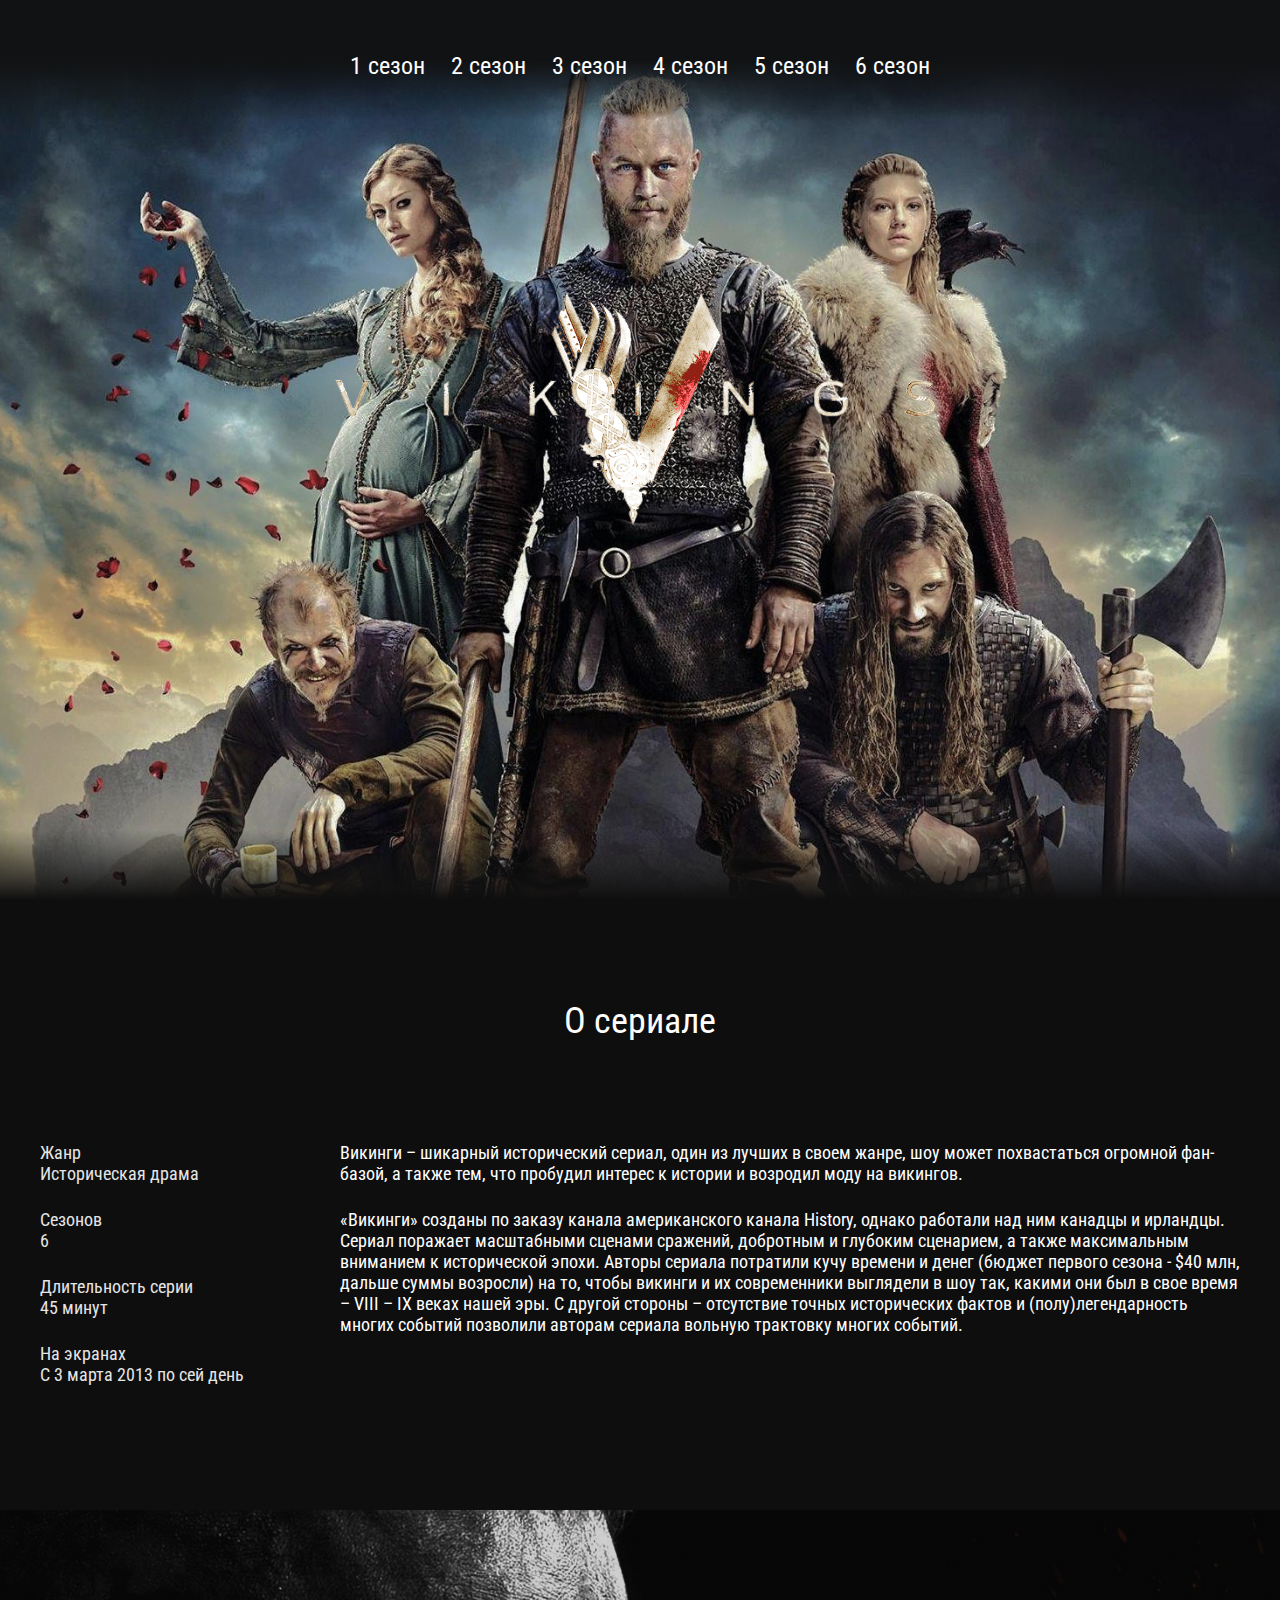
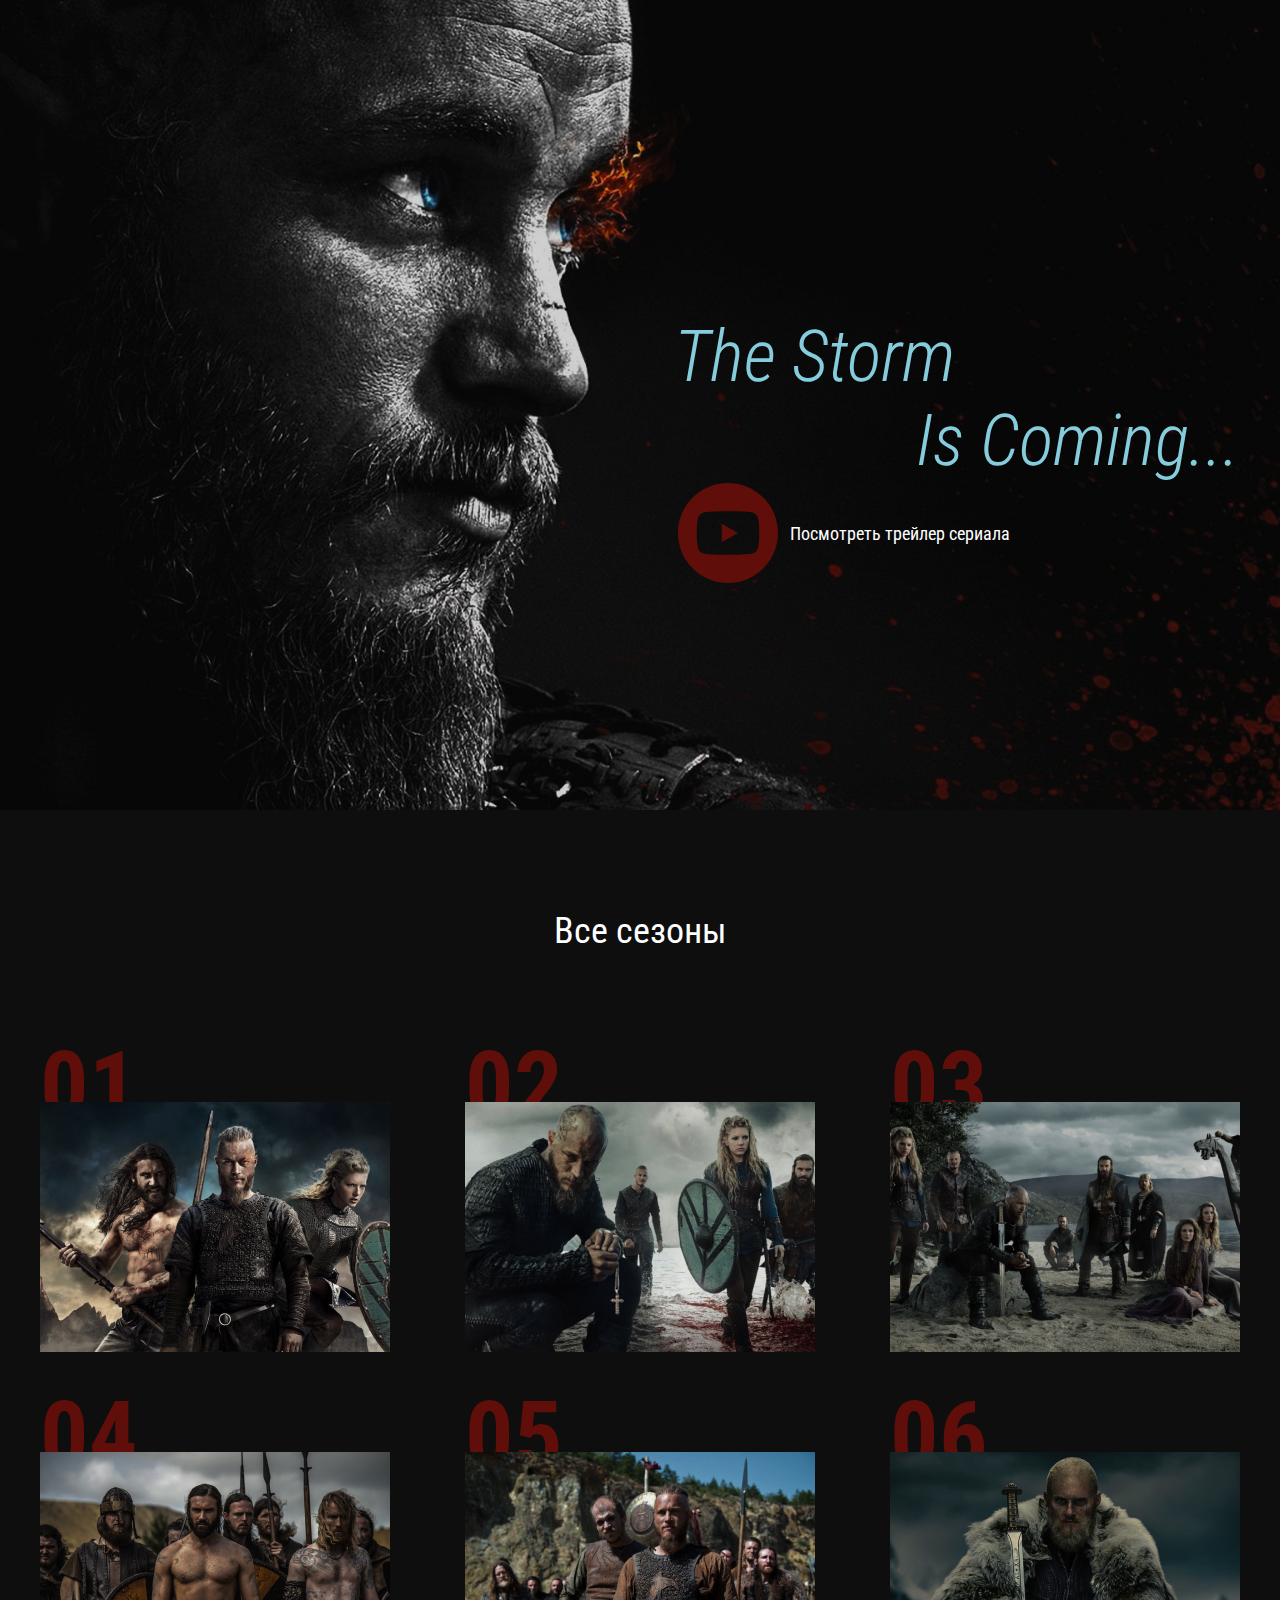
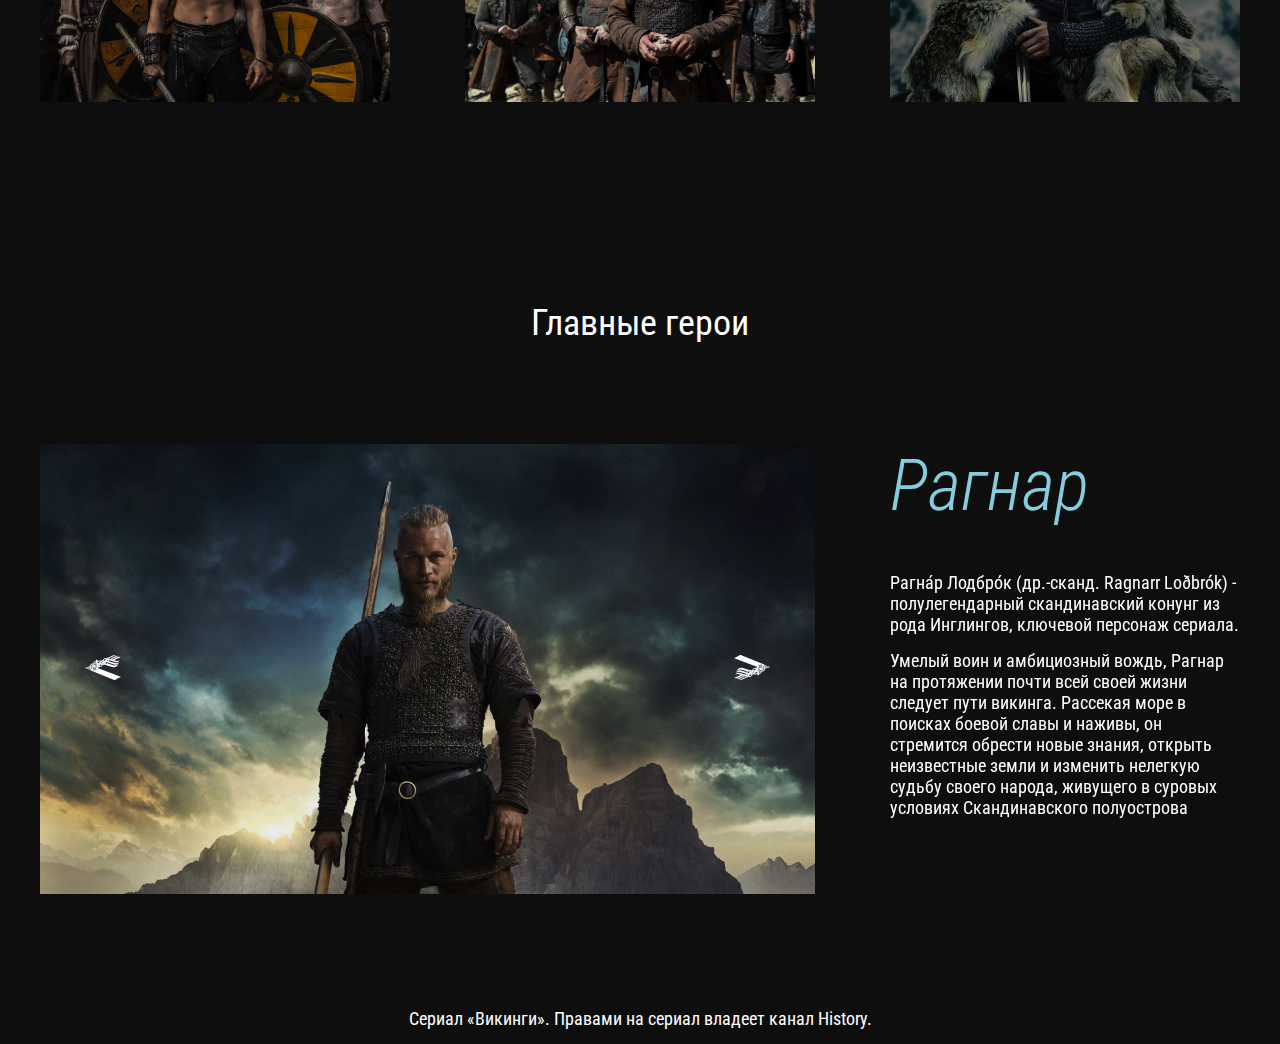
<file: index.html>
<!DOCTYPE html>
<html lang="en">
<head>
  <meta charset="UTF-8">
  <meta name="viewport" content="width=device-width, initial-scale=1.0">
  <meta http-equiv="X-UA-Compatible" content="ie=edge">
  <title>Document</title>
  <link rel="preconnect" href="https://fonts.googleapis.com">
<link rel="preconnect" href="https://fonts.gstatic.com" crossorigin>
<link href="https://fonts.googleapis.com/css2?family=Roboto+Condensed:ital,wght@0,100..900;1,100..900&display=swap" rel="stylesheet">
  <link rel="stylesheet" href="css/reset.css">
  <link rel="stylesheet" href="css/slick.css">
  <link rel="stylesheet" href="css/jquery.fancybox.css">
  <link rel="stylesheet" href="css/style.css">
</head>
<body>
  
   <header class="header">
    <nav class="menu">
      <button class="menu__btn"></button>
      <ul class="menu__list">
        <li class="menu__list-item">
          <a class="menu__list-link" href="#">1 сезон</a>
        </li>
        <li class="menu__list-item">
          <a class="menu__list-link" href="#">2 сезон</a>
        </li>
        <li class="menu__list-item">
          <a class="menu__list-link" href="#">3 сезон</a>
        </li>
        <li class="menu__list-item">
          <a class="menu__list-link" href="#">4 сезон</a>
        </li>
        <li class="menu__list-item">
          <a class="menu__list-link" href="#">5 сезон</a>
        </li>
        <li class="menu__list-item">
          <a class="menu__list-link" href="#">6 сезон</a>
        </li>
      </ul>
    </nav>
    <div class="logo">
      <img src="images/logo.png" alt="логотип" class="logo__img">
    </div>
  </header>

 <section class="about section-page">
    <div class="container">
      <h3 class="title">
        О сериале
      </h3>
      <div class="about__inner">
        <ul class="about__info">
          <li class="about__info-item">
            Жанр
            <span>Историческая драма</span>
          </li>
          <li class="about__info-item">
            Сезонов
            <span>6</span>
          </li>
          <li class="about__info-item">
            Длительность серии
            <span>45 минут</span>
          </li>
          <li class="about__info-item">
            На экранах
            <span>С 3 марта 2013 по сей день</span>
          </li>
        </ul>

        <div class="about__text">
          <p>
            Викинги – шикарный исторический сериал, один из лучших в своем жанре, шоу может похвастаться огромной фан-базой, а также тем, что пробудил интерес к истории и возродил моду на викингов.
          </p>
          <p>
            «Викинги» созданы по заказу канала американского канала History, однако работали над ним канадцы и ирландцы. Сериал поражает масштабными сценами сражений, добротным и глубоким сценарием, а также максимальным вниманием к исторической эпохи. Авторы сериала потратили кучу времени и денег (бюджет первого сезона - $40 млн, дальше суммы возросли) на то, чтобы викинги и их современники выглядели в шоу так, какими они был в свое время – VIII – IX веках нашей эры. С другой стороны – отсутствие точных исторических фактов и (полу)легендарность многих событий позволили авторам сериала вольную трактовку многих событий.
          </p>
        </div>
      </div>
    </div>
  </section> 

   <section class="video">
    <div class="container">
      <h3 class="video__title">
        <span>The Storm </span>
        Is Coming...
      </h3>
      <a class="video__btn" data-fancybox href="https://youtu.be/7JvLMy4o51M?si=TmAzDWTbc7fK9wMA">Посмотреть трейлер сериала</a>
    </div>
  </section>

   <section class="seasons section-page">
    <div class="container">
      <h3 class="title">
        Все сезоны
      </h3>
      <ol class="seasons__inner">
        <li class="seasons__item" style="background-image: url(images/slider-1.jpg);">
          <a href="season-1.html" class="seasons__link">Смотреть</a>
        </li>
        <li class="seasons__item" style="background-image: url(images/slider-2.jpg);">
          <a href="#" class="seasons__link" >Смотреть</a>
        </li>
        <li class="seasons__item" style="background-image: url(images/slider-3.jpg);">
          <a href="#" class="seasons__link">Смотреть</a>
        </li>
        <li class="seasons__item" style="background-image: url(images/slider-4.jpg);">
          <a href="#" class="seasons__link">Смотреть</a>
        </li>
        <li class="seasons__item" style="background-image: url(images/slider-5.jpg);">
          <a href="#" class="seasons__link">Смотреть</a>
        </li>
        <li class="seasons__item" style="background-image: url(images/slider-6.jpg);">
          <a href="#" class="seasons__link">Смотреть</a>
        </li>
      </ol>
    </div>
  </section> 
  
  <section class="heroes section-page">
    <div class="container">
      <h3 class="title">
        Главные герои
      </h3>
      <div class="heroes__inner">
        <div class="heroes__slider-img">
          <img src="images/hero-1.jpg" alt="" class="heroes__img">
          <img src="images/hero-1.jpg" alt="" class="heroes__img">
          <img src="images/hero-1.jpg" alt="" class="heroes__img">
        </div>
        <div class="heroes__slider-text">
          <div class="heroes__text">
            <h4 class="heroes__name">Рагнар</h4>
            <p>
              Рагна́р Лодбро́к (др.-сканд. Ragnarr Loðbrók) - полулегендарный скандинавский конунг из рода Инглингов, ключевой персонаж сериала.
            </p>
            <p>
              Умелый воин и амбициозный вождь, Рагнар на протяжении почти всей своей жизни следует пути викинга. Рассекая море в поисках боевой славы и наживы, он стремится обрести новые знания, открыть неизвестные земли и изменить нелегкую судьбу своего народа, живущего в суровых условиях Скандинавского полуострова
            </p>
          </div>
          <div class="heroes__text">
            <h4 class="heroes__name">Рагнар 2</h4>
            <p>
              Рагна́р Лодбро́к (др.-сканд. Ragnarr Loðbrók) - полулегендарный скандинавский конунг из рода Инглингов, ключевой персонаж сериала.
            </p>
            <p>
              Умелый воин и амбициозный вождь, Рагнар на протяжении почти всей своей жизни следует пути викинга. Рассекая море в поисках боевой славы и наживы, он стремится обрести новые знания, открыть неизвестные земли и изменить нелегкую судьбу своего народа, живущего в суровых условиях Скандинавского полуострова
            </p>
          </div>
          <div class="heroes__text">
            <h4 class="heroes__name">Рагнар 3</h4>
            <p>
              Рагна́р Лодбро́к (др.-сканд. Ragnarr Loðbrók) - полулегендарный скандинавский конунг из рода Инглингов, ключевой персонаж сериала.
            </p>
            <p>
              Умелый воин и амбициозный вождь, Рагнар на протяжении почти всей своей жизни следует пути викинга. Рассекая море в поисках боевой славы и наживы, он стремится обрести новые знания, открыть неизвестные земли и изменить нелегкую судьбу своего народа, живущего в суровых условиях Скандинавского полуострова
            </p>
          </div>
        </div>
      </div>
    </div>
  </section>

  <footer class="footer">
    <div class="container">
    <p class="copy">
      Сериал «Викинги». Правами на сериал владеет канал History.
    </p>
    </div>
  </footer> 

  <script src="https://ajax.googleapis.com/ajax/libs/jquery/3.4.1/jquery.min.js"></script>
  <script src="js/slick.min.js"></script>
  <script src="js/jquery.fancybox.min.js"></script>
  <script src="js/main.js"></script>
</body>
</html>
</file>
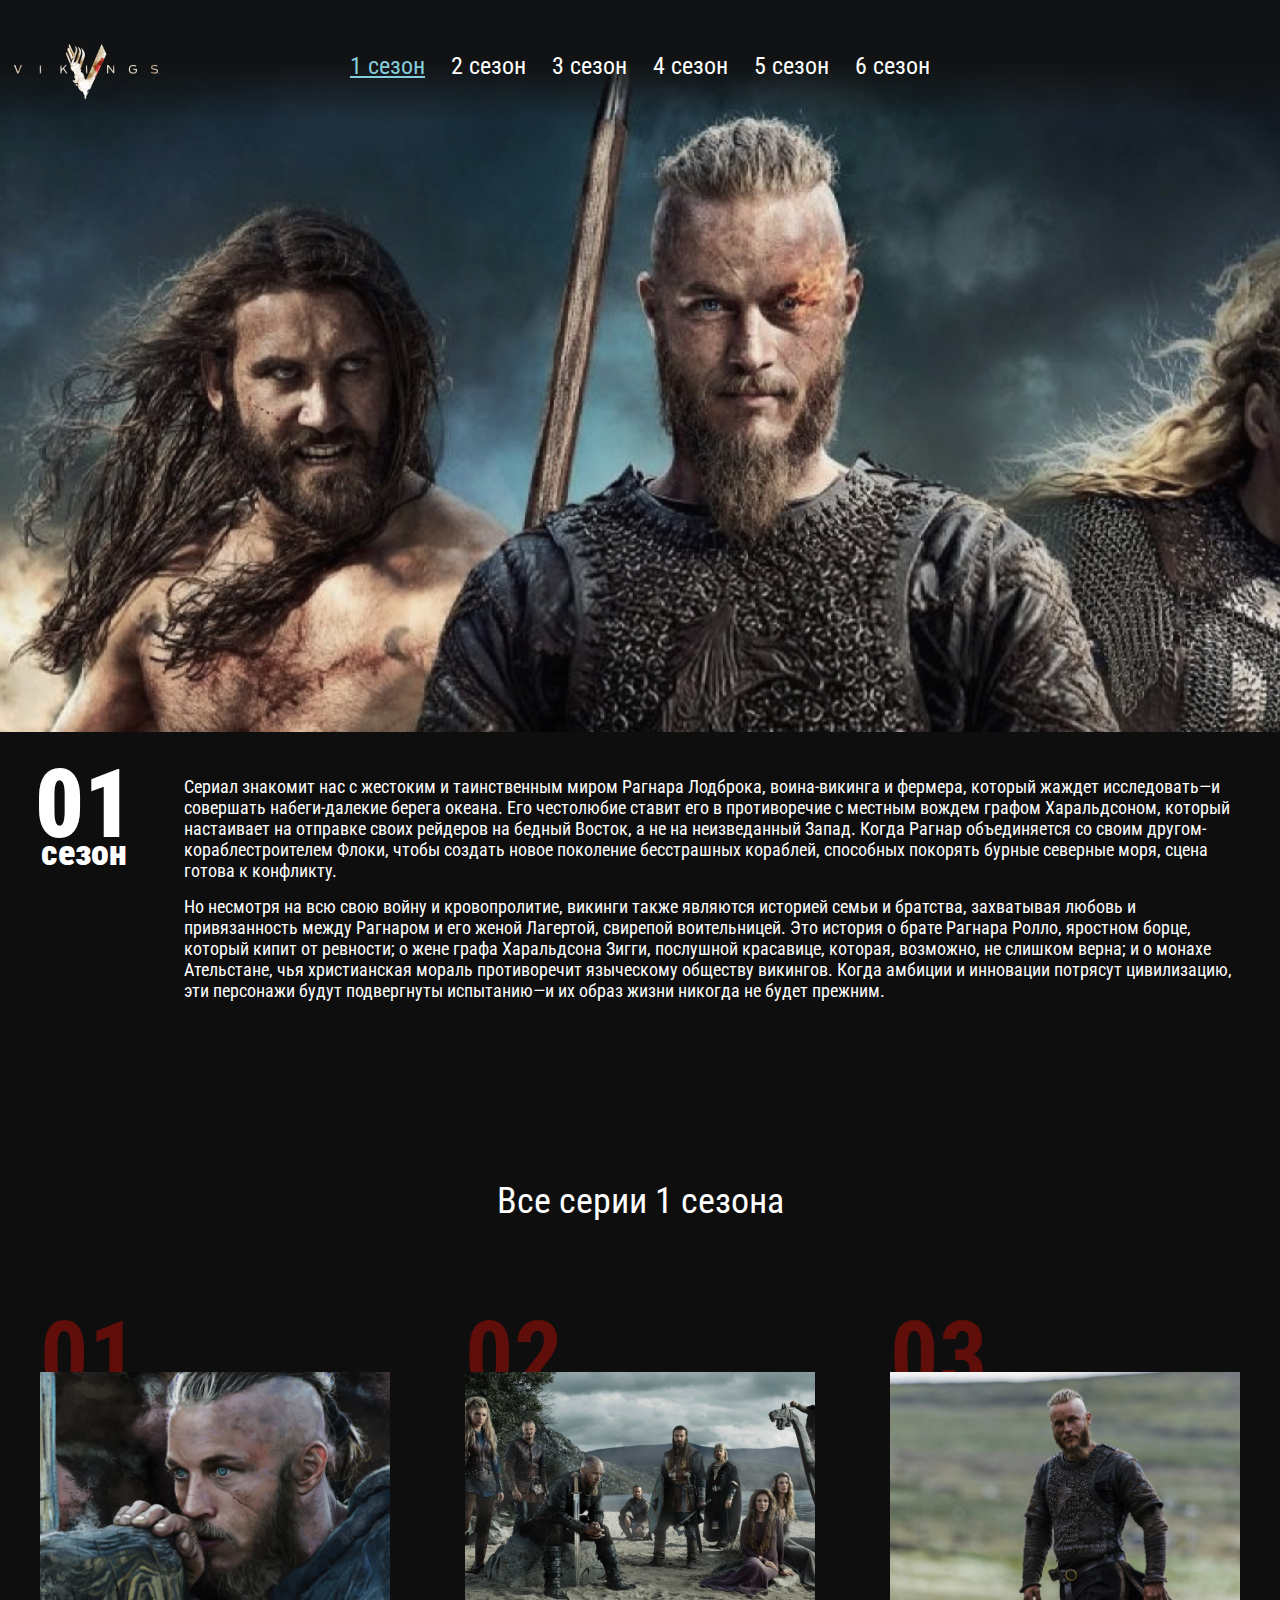
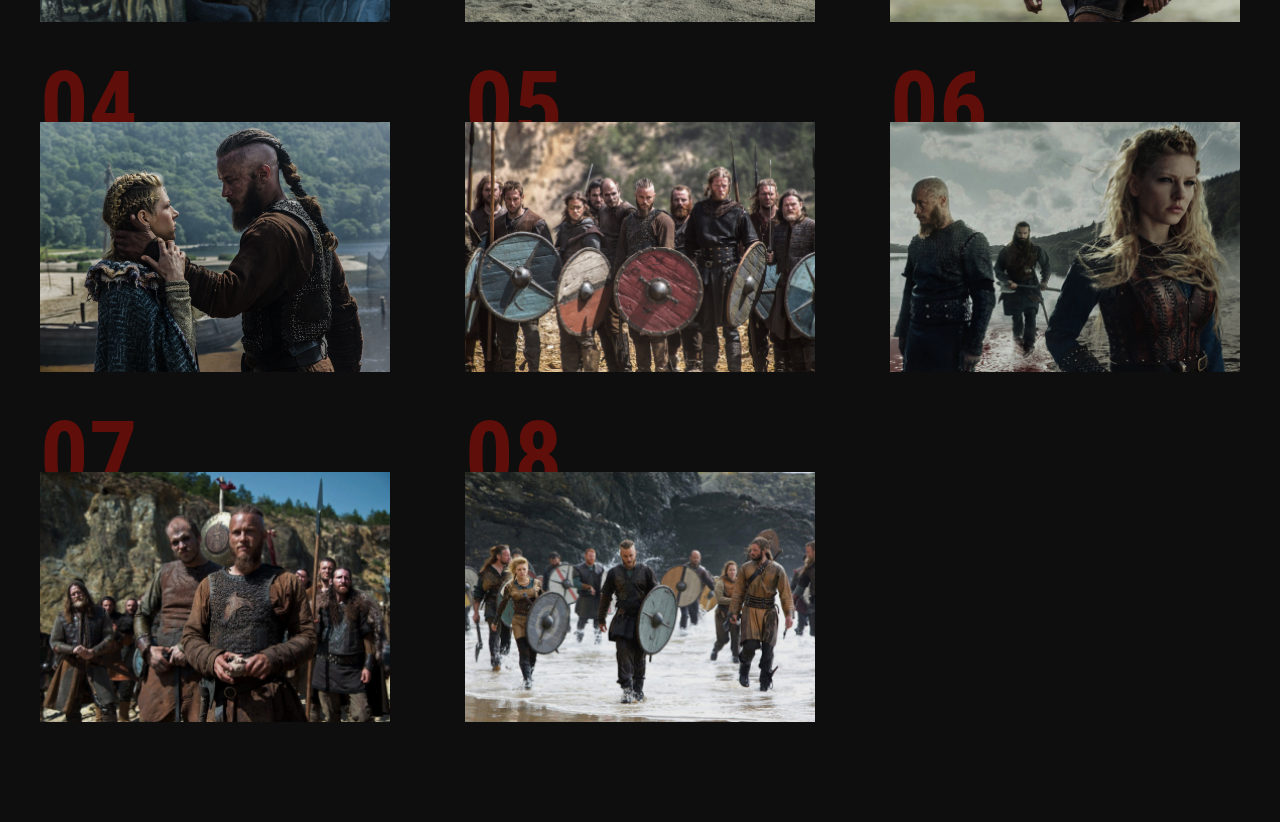
<file: season-1.html>
<!DOCTYPE html>
<html lang="en">
  <head>
    <meta charset="UTF-8" />
    <meta name="viewport" content="width=device-width, initial-scale=1.0" />
    <meta http-equiv="X-UA-Compatible" content="ie=edge" />
    <title>Document</title>
    <link rel="preconnect" href="https://fonts.googleapis.com" />
    <link rel="preconnect" href="https://fonts.gstatic.com" crossorigin />
    <link
      href="https://fonts.googleapis.com/css2?family=Roboto+Condensed:ital,wght@0,100..900;1,100..900&display=swap"
      rel="stylesheet"
    />
    <link rel="stylesheet" href="css/reset.css" />
    <link rel="stylesheet" href="css/jquery.fancybox.css" />
    <link rel="stylesheet" href="css/style.css" />
  </head>
  <body>
    <header class="page-header">
      <nav class="menu">
        <button class="menu__btn"></button>
        <div class="menu__container">
          <a href="#" class="page-logo">
            <img src="images/page-logo.png" alt="" />
          </a>
          <ul class="menu__list">
            <li class="menu__list-item">
              <a class="menu__list-link menu__list-link--active" href="index.html" >
                1 сезон
                </a>
            </li>
            <li class="menu__list-item">
              <a class="menu__list-link" href="#">2 сезон</a>
            </li>
            <li class="menu__list-item">
              <a class="menu__list-link" href="#">3 сезон</a>
            </li>
            <li class="menu__list-item">
              <a class="menu__list-link" href="#">4 сезон</a>
            </li>
            <li class="menu__list-item">
              <a class="menu__list-link" href="#">5 сезон</a>
            </li>
            <li class="menu__list-item">
              <a class="menu__list-link" href="#">6 сезон</a>
            </li>
          </ul>
        </div>
      </nav>
      <div class="season-info">
        <div class="season-info__num">
          01
          <span>сезон</span>
        </div>
        <div class="season-info__text">
          <p>
            Сериал знакомит нас с жестоким и таинственным миром Рагнара
            Лодброка, воина-викинга и фермера, который жаждет исследовать—и
            совершать набеги-далекие берега океана. Его честолюбие ставит его в
            противоречие с местным вождем графом Харальдсоном, который
            настаивает на отправке своих рейдеров на бедный Восток, а не на
            неизведанный Запад. Когда Рагнар объединяется со своим
            другом-кораблестроителем Флоки, чтобы создать новое поколение
            бесстрашных кораблей, способных покорять бурные северные моря, сцена
            готова к конфликту.
          </p>
          <p>
            Но несмотря на всю свою войну и кровопролитие, викинги также
            являются историей семьи и братства, захватывая любовь и
            привязанность между Рагнаром и его женой Лагертой, свирепой
            воительницей. Это история о брате Рагнара Ролло, яростном борце,
            который кипит от ревности; о жене графа Харальдсона Зигги, послушной
            красавице, которая, возможно, не слишком верна; и о монахе
            Ательстане, чья христианская мораль противоречит языческому обществу
            викингов. Когда амбиции и инновации потрясут цивилизацию, эти
            персонажи будут подвергнуты испытанию—и их образ жизни никогда не
            будет прежним.
          </p>
        </div>
      </div>
    </header>

    <section class="seasons section-page">
      <div class="container">
        <h3 class="title">Все серии 1 сезона</h3>
        <ol class="seasons__inner">
          <li
            class="seasons__item"
            style="background-image: url(images/season-1.jpg)"
          >
            <a
              data-fancybox="gallery"
              href="https://youtu.be/7JvLMy4o51M?si=TmAzDWTbc7fK9wMA"
              class="seasons__link"
              >Смотреть</a
            >
          </li>
          <li
            class="seasons__item"
            style="background-image: url(images/season-2.jpg)"
          >
            <a
              data-fancybox="gallery"
              href="https://youtu.be/7JvLMy4o51M?si=TmAzDWTbc7fK9wMA"
              class="seasons__link"
              >Смотреть</a
            >
          </li>
          <li
            class="seasons__item"
            style="background-image: url(images/season-3.jpg)"
          >
            <a
              data-fancybox="gallery"
              href="https://youtu.be/7JvLMy4o51M?si=TmAzDWTbc7fK9wMA"
              class="seasons__link"
              >Смотреть</a
            >
          </li>
          <li
            class="seasons__item"
            style="background-image: url(images/season-4.jpg)"
          >
            <a
              data-fancybox="gallery"
              href="https://youtu.be/7JvLMy4o51M?si=TmAzDWTbc7fK9wMA"
              class="seasons__link"
              >Смотреть</a
            >
          </li>
          <li
            class="seasons__item"
            style="background-image: url(images/season-5.jpg)"
          >
            <a
              data-fancybox="gallery"
              href="https://youtu.be/7JvLMy4o51M?si=TmAzDWTbc7fK9wMA"
              class="seasons__link"
              >Смотреть</a
            >
          </li>
          <li
            class="seasons__item"
            style="background-image: url(images/season-6.jpg)"
          >
            <a
              data-fancybox
              href="https://youtu.be/7JvLMy4o51M?si=TmAzDWTbc7fK9wMA"
              class="seasons__link"
              >Смотреть</a
            >
          </li>
          <li
            class="seasons__item"
            style="background-image: url(images/season-7.jpg)"
          >
            <a
              data-fancybox
              href="https://youtu.be/7JvLMy4o51M?si=TmAzDWTbc7fK9wMA"
              class="seasons__link"
              >Смотреть</a
            >
          </li>
          <li
            class="seasons__item"
            style="background-image: url(images/season-8.jpg)"
          >
            <a
              data-fancybox
              href="https://youtu.be/7JvLMy4o51M?si=TmAzDWTbc7fK9wMA"
              class="seasons__link"
              >Смотреть</a
            >
          </li>
        </ol>
      </div>
    </section>
  </body>
  <script src="https://ajax.googleapis.com/ajax/libs/jquery/3.4.1/jquery.min.js"></script>
  <script src="js/jquery.fancybox.min.js"></script>
  <script src="js/main.js"></script>
</html>
</file>
<file: css/style.css>
*,
*::after,
*::before{
    box-sizing: border-box;
}
body{
    background-color: #0E0E0E;
    color: #fff;
    font-size: 18px;
    line-height: 21px;
    font-weight: 400;
    font-family: "Roboto Condensed", sans-serif;
}
a{
    color: inherit;
    text-decoration: none;
}
ul{
    list-style: none;
}
.container{
    max-width: 1220px;
    margin: 0 auto;
    padding: 0 10px;
}
.section-page{
    padding: 100px 0;
}
.title{
    text-align: center;
    margin-bottom: 100px;
    font-size: 36px;
    line-height: 42px;
    font-weight: 400;
}



.header {
    background-image: url(../images/header-bg\ \(2\).jpg);
    height: 100vh;
    background-size: cover;
    background-repeat: no-repeat;
    background-position: center 50px;
    text-align: center;
    position: relative;
}
.header::after{
    content: '';
    position: absolute;
    height: 70px;
    bottom: 0;
    left: 0;
    width: 100%;
    background: linear-gradient(180deg, #0E0E0E 0%, rgba(17, 17, 17, 0.850295) 16.53%, rgba(32, 31, 33, 0) 100%);
    transform: rotate(180deg);
}
.menu{
    padding: 50px 0 58px;
    background: linear-gradient(180deg, #111213 0%, #111213 43.62%, rgba(32, 31, 33, 0) 86.33%);
}
.menu__btn{
    display: none;
}
.menu__list {
    display: flex;
    justify-content: center;
}
.menu__list-item {
    padding: 0 13px;
}
.menu__list-link {
    font-size: 36px;
    line-height: 42px;
}
.menu__list-link:hover,
.menu__list-link--active{
    color: #85CCDC;
    text-decoration: underline;
}
.logo{
    padding-top: 17vh;
}



.about__inner {
    display: flex;
}
.about__info {
    width: 375px;
    margin-right: 50px;
    flex: none;
}
.about__info-item {
    margin-bottom: 25px;
    color: #e5e5e5;
}
.about__info-item span{
    display: block;
}
.about__text p{
    margin-bottom: 25px;
}


.video {
    background-image: url(../images/video-bg.jpg);
    height: 100vh;
    background-size: cover;
    background-position: center center;
    background-repeat: no-repeat;
    text-align: right;
}
.video__title {
    font-style: italic;
    font-weight: 300;
    font-size: 72px;
    line-height: 84px;
    color: #85CCDC;
    padding-top: 45vh;
    margin-bottom: 40px;
}
.video__title span{
    display: block;
    padding-right: 285px;
}
.video__btn {
    padding-left: 112px;
    position: relative;
    margin-right: 230px;
}
.video__btn::before{
    content: '';
    position: absolute;
    height: 100px;
    width: 100px;
    left: 0;
    top: -40px;
    background-image: url(../images/youtube.svg);
}


.seasons__inner{
    display: grid;
    grid-template-columns: repeat(auto-fill, minmax(284px, 1fr));
    grid-gap: 100px 75px;
    counter-reset: counter;
    padding-top: 50px;
}
.seasons__item{
    height: 250px;
    background-repeat: no-repeat;
    background-position: center center;
    background-size: cover;
    list-style: none;
    position: relative;
    display: flex;
    justify-content: center;
    align-items: center;
}
.seasons__item:hover .seasons__link{
    opacity: 1;
    
}
.seasons__item:hover::after{
    content: '';
    position: absolute;
    top: 0;
    left: 0;
    right: 0;
    bottom: 0;
    background: rgba(14, 14, 14, 0.8);
}
.seasons__item::before{
    content: '0' counter(counter);
    counter-increment: counter;
    position: absolute;
    font-weight: bold;
    font-size: 96px;
    line-height: 112px;
    color: #600e09;
    left: 0;
    top: -72px;
    z-index: -1;
}

.seasons__link{
    font-size: 36px;
    line-height: 42px;
    padding: 12px 78px 11px;
    background-color: #0E0E0E;
    opacity: 0;
    transition: all .3s;
    z-index: 2;
}



.heroes__inner {
    display: flex;
    justify-content: space-between;
}
.heroes__slider-img {
    max-width: 775px;
}
.heroes__slider-text {
    max-width: 350px;
}
.heroes__text p{
  margin-bottom: 15px;
}
.heroes__name {
    font-style: italic;
    font-weight: 300;
    font-size: 72px;
    line-height: 84px;
    color: #85CCDC;
    margin-bottom: 44px;
}
.slick-btn {
    position: absolute;
    top: 50%;
    transform: translateY(-50%);
    background-color: transparent;
    border: none;
    z-index: 5;
    cursor: pointer;
    outline: none;
}
.slick-prev{
    left: 38px;
}
.slick-next{
    right: 38px;
}


.copy{
    padding: 14px 0 15px;
    text-align: center;
}


/* 1 сезон */
.page-header{
    background-image: url(../images/season-1.bg.jpg);
    background-size: cover;
    background-repeat: no-repeat;
    background-position: center center;
    height: 90vh;
    position: relative;
}

.menu__container{
    max-width: 1385px;
    margin: 0 auto;
    position: relative;
}
.page-logo{
    position: absolute;
    left: 0;
}
.season-info {
    position: absolute;
    max-width: 1385px;
    display: flex;
    padding: 44px 47px 64px 35px;
    background-color: #0E0E0E;
    bottom: 0;
    left: 0;
    right: 0;
    margin: 0 auto;
}
.season-info__num {
    font-weight: 900;
    font-size: 96px;
    line-height: 56px;
    text-align: center;
    margin-right: 51px;
}
.season-info__num span{
    display: block;
    font-size: 36px;
    line-height: 42px;
}
.season-info__text p{
    margin-bottom: 15px;
}
/* конец 1 сезона */


@media (max-width: 1420px){
    .page-logo{
        left: 10px;
        top: -6px;
    }
}
@media (max-width: 1366px){
    .logo__img{
        width: 50%;
    }
    .menu__list-link{
        font-size: 24px;
        line-height: 32px;
    }
    .about__info{
        width: 250px;
    }   
    .page-header{
        height: 120vh;
    }
}

@media (max-width: 1200px){
    .heroes__inner{
        display: block;
    }
    .heroes__slider-text{
        max-width: 100%;
        padding-top: 50px;
    }
    .heroes__slider-img{
        max-width: 100%;
    }
}

@media (max-width: 1088px){
    .seasons__item{
        height: 340px;
    }
}

@media (max-width: 992px){
    .page-logo{
        display: none;
    }
}

@media (max-width: 768px){
    .about__info{
        display: block;
    }
    .section-page{
        padding: 50px 0;
    }
    .title{
        margin-bottom: 50px;
        font-size: 28px;
        line-height: 36px;
    }
    .video__title{
        font-size: 48px;
        line-height: 56px;
    }
    .video__title span{
        padding-right: 200px;
    }
    .video__btn{
        margin-right: 0;
        padding-left: 62px;
    }
    .video__btn::before{
        width: 50px;
        height: 50px;
        background-size: cover;
        top: -16px;
    }
    .seasons__inner{
        grid-gap: 80px 35px;
    }
    .heroes__name{
        font-size: 46px;
        line-height: 56px;
        margin-bottom: 25px;
    }
    .season-info{
        display: block;
        padding: 30px 10px 0 10px;
    }
    .season-info__num{
        text-align-last: left;
        font-size: 50px;
        line-height: 26px;
        margin-bottom: 15px;
    }
    .season-info__num span{
        font-size: 25px;
        line-height: 32px;
    }
}

@media (max-width: 640px){
    .menu{
        padding: 0;
        background: linear-gradient(180deg, #111213 0%, #111213 10%, rgba(32, 31, 33, 0) 86.33%);
        text-align: center;
    }
    .menu__list{
        display: block;
        transform: translateY(-130%);
        transition: all .3s;
    }
    .menu__list.menu__list--active{
        transform: translateY(0%); 
        padding: 100px 0 50px;
        background: #0E0E0E;
    }
    .menu__list-link{
        display: block;
        padding: 10px 0;
    }
    .logo{
        padding-top: 21vh;
    }
    .page-logo{
        display: block;
        z-index: 10;
        top: 22px;
    }
    .menu__btn{
        display: block;
        width: 50px;
        height: 50px;
        cursor: pointer;
        position: absolute;
        right: 10px;
        top: 20px;
        z-index: 10;
    }
}

@media (max-width: 414px){
    .seasons__item{
        height: 203px;
    }
}
</file>
